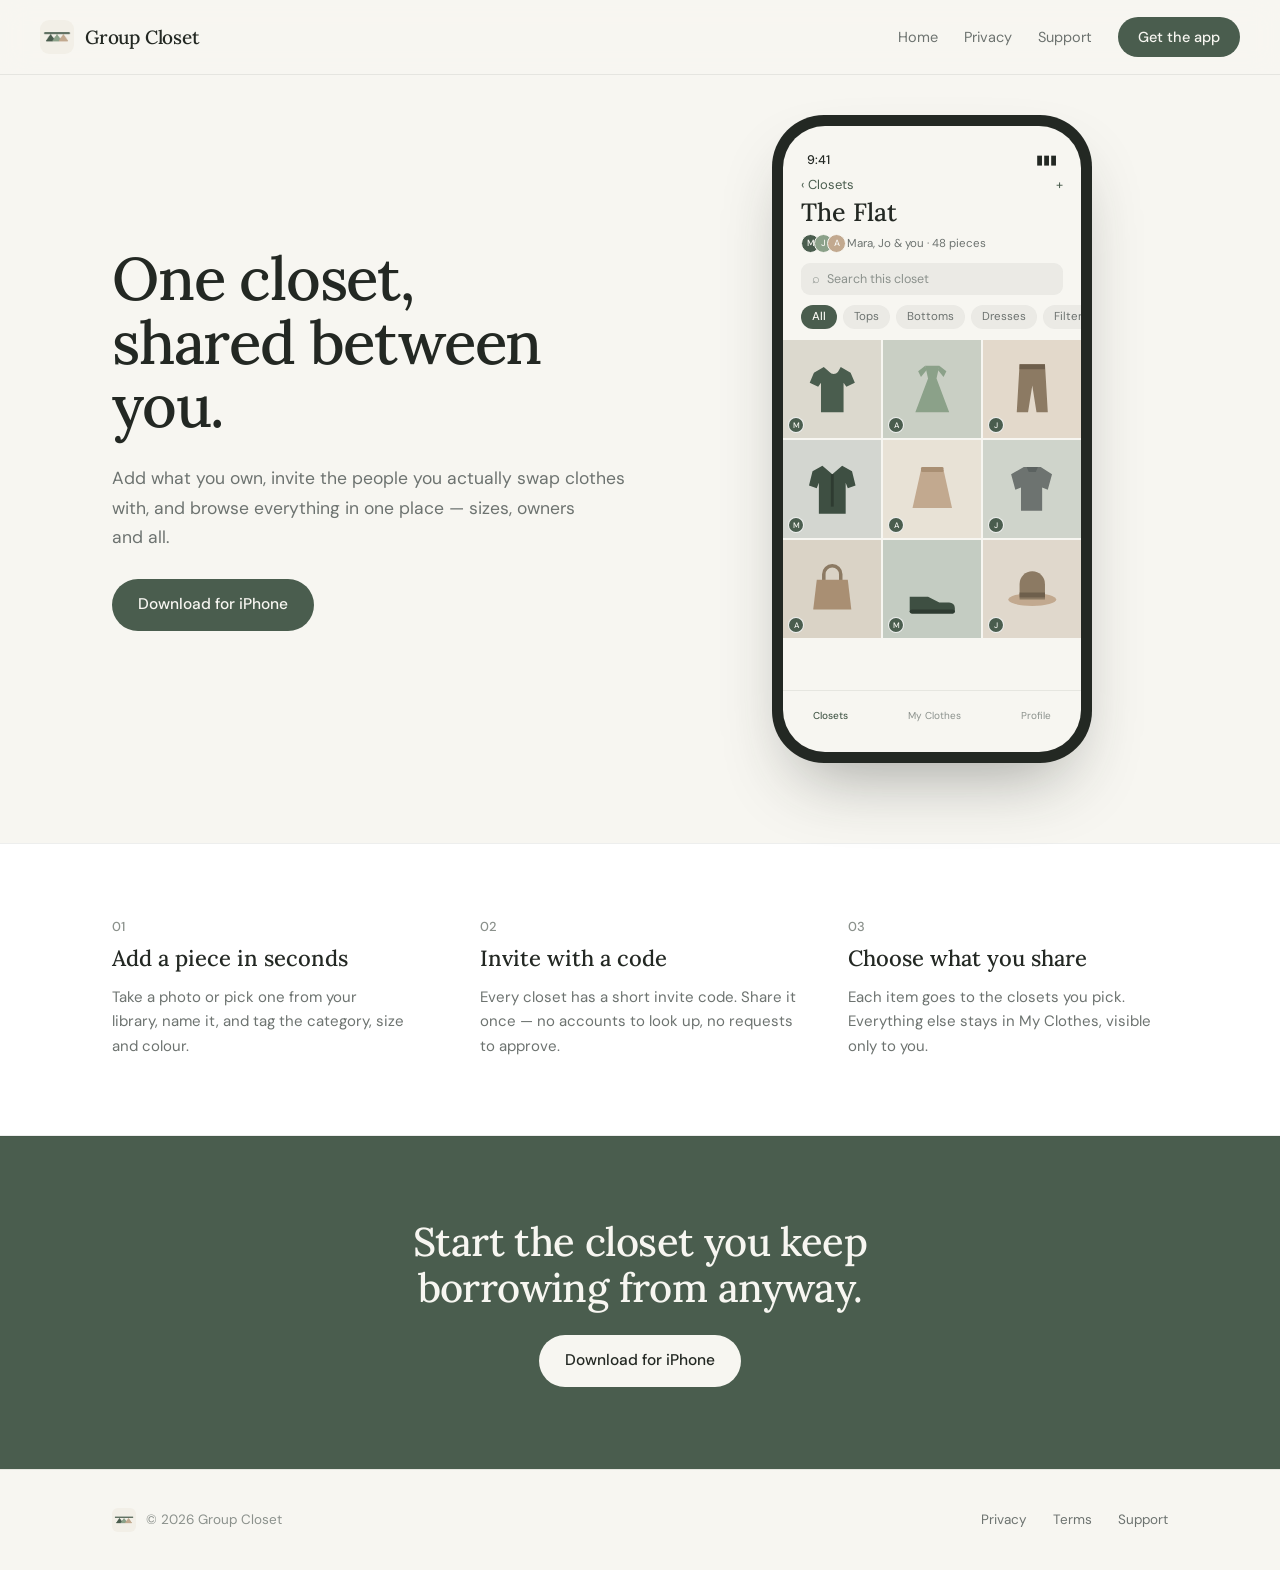
<file: web/index.html>
<!DOCTYPE html>
<html lang="en">
<head>
<meta charset="utf-8">
<meta name="viewport" content="width=device-width, initial-scale=1">
<title>Group Closet — One closet, shared between you</title>
<meta name="description" content="Group Closet is a private shared wardrobe for the people you actually swap clothes with. Add what you own, invite a few people, browse everything in one place.">
<link rel="icon" href="icon.png">
<link rel="apple-touch-icon" href="icon.png">
<link rel="preconnect" href="https://fonts.googleapis.com">
<link rel="preconnect" href="https://fonts.gstatic.com" crossorigin>
<link href="https://fonts.googleapis.com/css2?family=Lora:wght@400;500&family=DM+Sans:wght@400;500;700&display=swap" rel="stylesheet">
<link rel="stylesheet" href="style.css">
</head>
<body>

<header class="site-header">
  <div class="wrap">
    <a class="brand" href="index.html">
      <img src="icon.png" width="34" height="34" alt="Group Closet">
      <span>Group Closet</span>
    </a>
    <nav class="site-nav">
      <a href="index.html">Home</a>
      <a href="privacy.html">Privacy</a>
      <a href="support.html">Support</a>
      <a class="cta" href="#get">Get the app</a>
    </nav>
  </div>
</header>

<main>

<section class="hero">
  <div class="hero-copy">
    <h1>One closet,<br>shared between you.</h1>
    <p>Add what you own, invite the people you actually swap clothes with, and browse everything in one place — sizes, owners and all.</p>
    <div>
      <a class="btn" id="get" href="#get">Download for iPhone</a>
    </div>
  </div>

  <div class="phone">
    <div class="phone-screen">
      <div class="status"><span>9:41</span><span>▮▮▮</span></div>

      <div class="p-topbar"><span>‹ Closets</span><span>+</span></div>
      <div class="p-title">The Flat</div>
      <div class="p-meta">
        <span class="p-avatars">
          <i style="background:#4A5D4E">M</i>
          <i style="background:#8BA189">J</i>
          <i style="background:#C2A98F">A</i>
        </span>
        <span>Mara, Jo &amp; you · 48 pieces</span>
      </div>

      <div class="p-search"><span>⌕</span><span>Search this closet</span></div>

      <div class="p-chips">
        <span class="on">All</span><span>Tops</span><span>Bottoms</span><span>Dresses</span><span>Filter ⌄</span>
      </div>

      <div class="p-grid">
        <!-- T-shirt -->
        <div class="p-tile" style="background:#DCD9CE">
          <svg viewBox="0 0 100 100"><path fill="#4A5D4E" d="M38 20 24 28 18 42l12 6 4-6v42h32V42l4 6 12-6-6-14-14-8-4 7a8 8 0 0 1-12 0Z"/></svg>
          <b>M</b>
        </div>
        <!-- Dress -->
        <div class="p-tile" style="background:#C9CFC4">
          <svg viewBox="0 0 100 100"><path fill="#8BA189" d="M40 18h20l-4 18 18 48H26l18-48Z"/><path fill="#8BA189" d="M40 18 30 26l4 8 8-10Zm20 0 10 8-4 8-8-10Z"/></svg>
          <b>A</b>
        </div>
        <!-- Trousers -->
        <div class="p-tile" style="background:#E3D9CB">
          <svg viewBox="0 0 100 100"><path fill="#8C7A63" d="M32 16h36l4 68H56l-6-38-6 38H28Z"/><rect x="32" y="16" width="36" height="7" fill="#6E5F4C"/></svg>
          <b>J</b>
        </div>
        <!-- Coat -->
        <div class="p-tile" style="background:#D3D6D0">
          <svg viewBox="0 0 100 100"><path fill="#3E4F42" d="M36 18 22 26l-5 20 11 4 3-8v44h38V42l3 8 11-4-5-20-14-8-14 12Z"/><rect x="48" y="30" width="4" height="46" fill="#2E3B31"/></svg>
          <b>M</b>
        </div>
        <!-- Skirt -->
        <div class="p-tile" style="background:#E8E2D6">
          <svg viewBox="0 0 100 100"><path fill="#C2A98F" d="M34 24h32l12 54H22Z"/><rect x="34" y="20" width="32" height="7" rx="2" fill="#A98F73"/></svg>
          <b>A</b>
        </div>
        <!-- Sweater -->
        <div class="p-tile" style="background:#CFD4CB">
          <svg viewBox="0 0 100 100"><path fill="#6D7370" d="M38 20h24l16 10-6 22-8-3v33H34V49l-8 3-6-22Z"/><path fill="#5B6260" d="M42 20h16l-3 7h-10Z"/></svg>
          <b>J</b>
        </div>
        <!-- Bag -->
        <div class="p-tile" style="background:#DAD3C6">
          <svg viewBox="0 0 100 100"><path fill="none" stroke="#8C7A63" stroke-width="5" d="M38 40V30a12 12 0 0 1 24 0v10"/><path fill="#A98F73" d="M28 38h44l5 42H23Z"/></svg>
          <b>A</b>
        </div>
        <!-- Shoe -->
        <div class="p-tile" style="background:#C4CCC2">
          <svg viewBox="0 0 100 100"><path fill="#3E4F42" d="M18 62h26l16 8h14a8 8 0 0 1 8 8v6H18Z"/><rect x="18" y="80" width="64" height="6" rx="3" fill="#2E3B31"/></svg>
          <b>M</b>
        </div>
        <!-- Hat -->
        <div class="p-tile" style="background:#E0D8CC">
          <svg viewBox="0 0 100 100"><ellipse cx="50" cy="66" rx="34" ry="9" fill="#C2A98F"/><path fill="#8C7A63" d="M32 66V44a18 18 0 0 1 36 0v22Z"/><rect x="32" y="56" width="36" height="7" fill="#6E5F4C"/></svg>
          <b>J</b>
        </div>
      </div>

      <div class="p-tabs">
        <span class="on">Closets</span><span>My Clothes</span><span>Profile</span>
      </div>
    </div>
  </div>
</section>

<section class="features">
  <div class="wrap">
    <div class="feature">
      <span class="num">01</span>
      <h3>Add a piece in seconds</h3>
      <p>Take a photo or pick one from your library, name it, and tag the category, size and colour.</p>
    </div>
    <div class="feature">
      <span class="num">02</span>
      <h3>Invite with a code</h3>
      <p>Every closet has a short invite code. Share it once — no accounts to look up, no requests to approve.</p>
    </div>
    <div class="feature">
      <span class="num">03</span>
      <h3>Choose what you share</h3>
      <p>Each item goes to the closets you pick. Everything else stays in My Clothes, visible only to you.</p>
    </div>
  </div>
</section>

<section class="closing">
  <div class="wrap">
    <h2>Start the closet you keep borrowing from anyway.</h2>
    <a class="btn btn-light" href="#get">Download for iPhone</a>
  </div>
</section>

</main>

<footer class="site-footer">
  <div class="wrap">
    <div class="copy">
      <img src="icon.png" width="24" height="24" style="border-radius:6px" alt="">
      <span>© 2026 Group Closet</span>
    </div>
    <nav>
      <a href="privacy.html">Privacy</a>
      <a href="terms.html">Terms</a>
      <a href="support.html">Support</a>
    </nav>
  </div>
</footer>

</body>
</html>
</file>
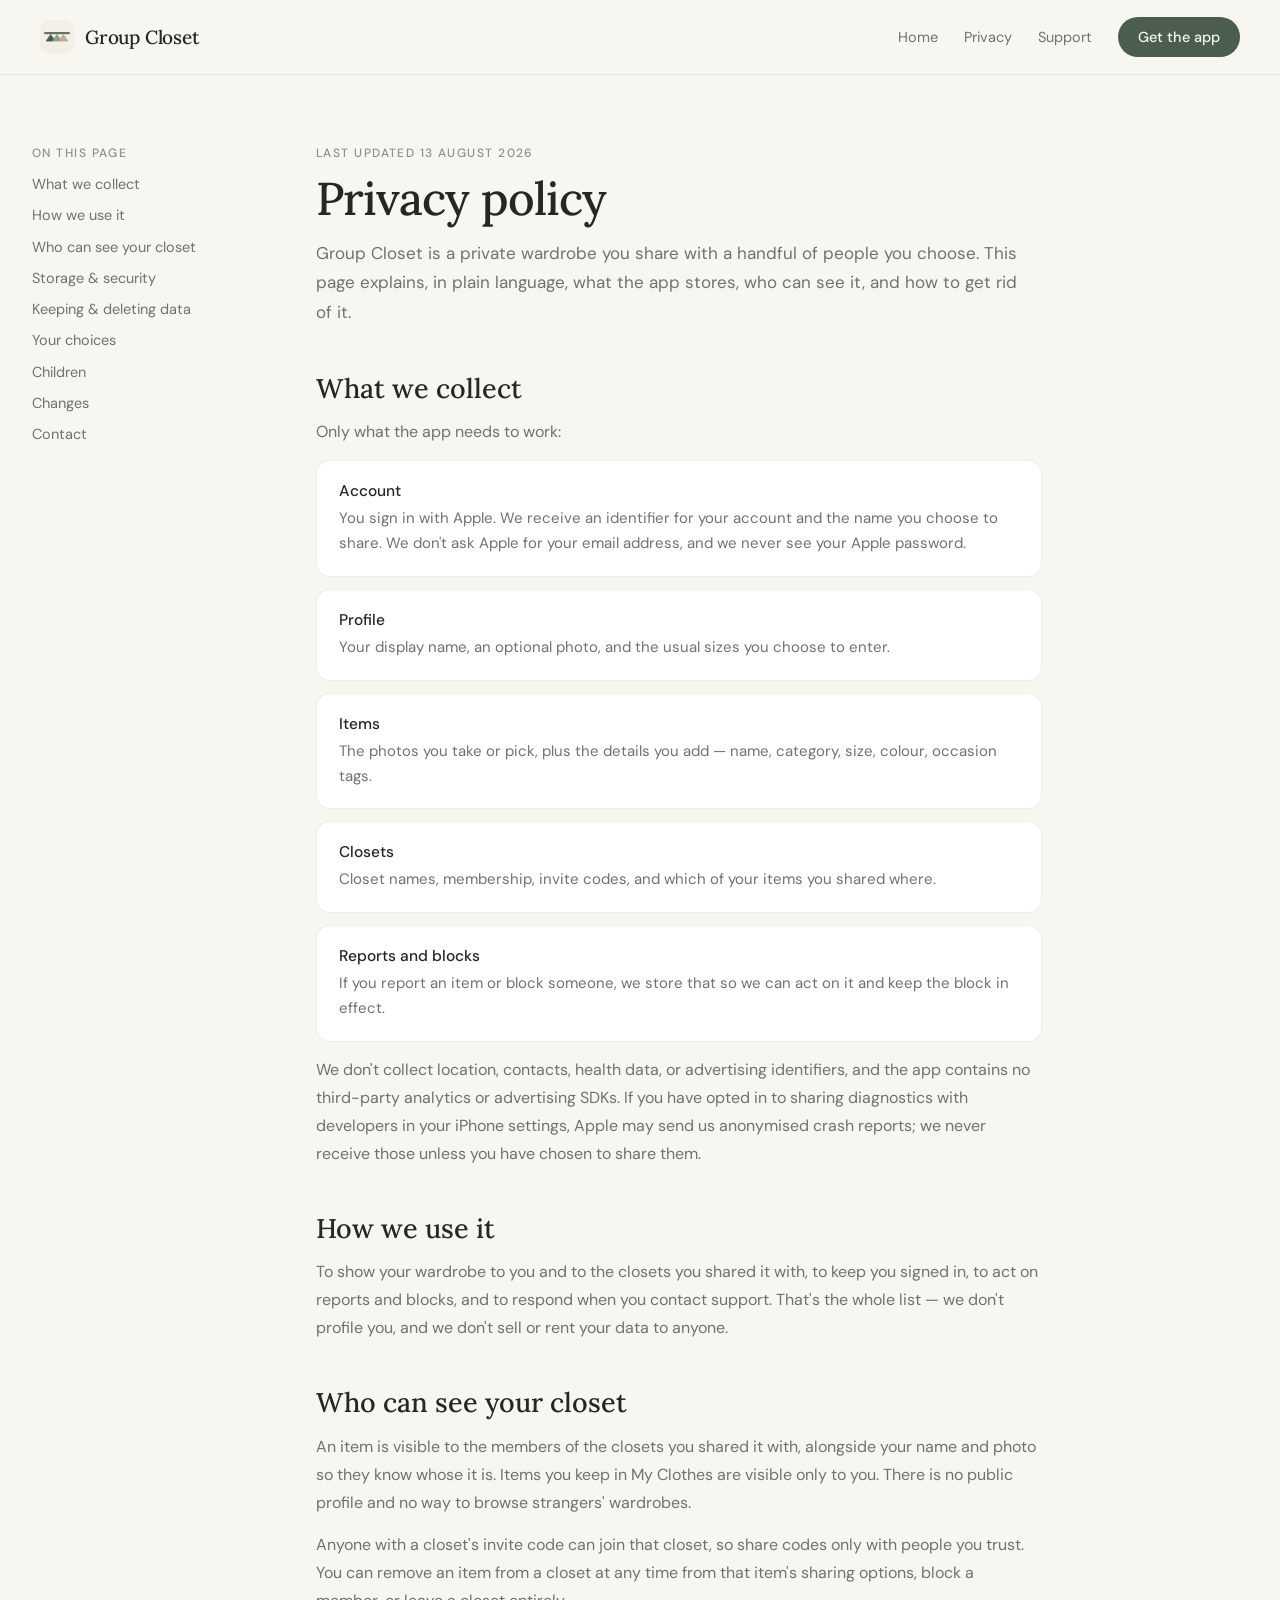
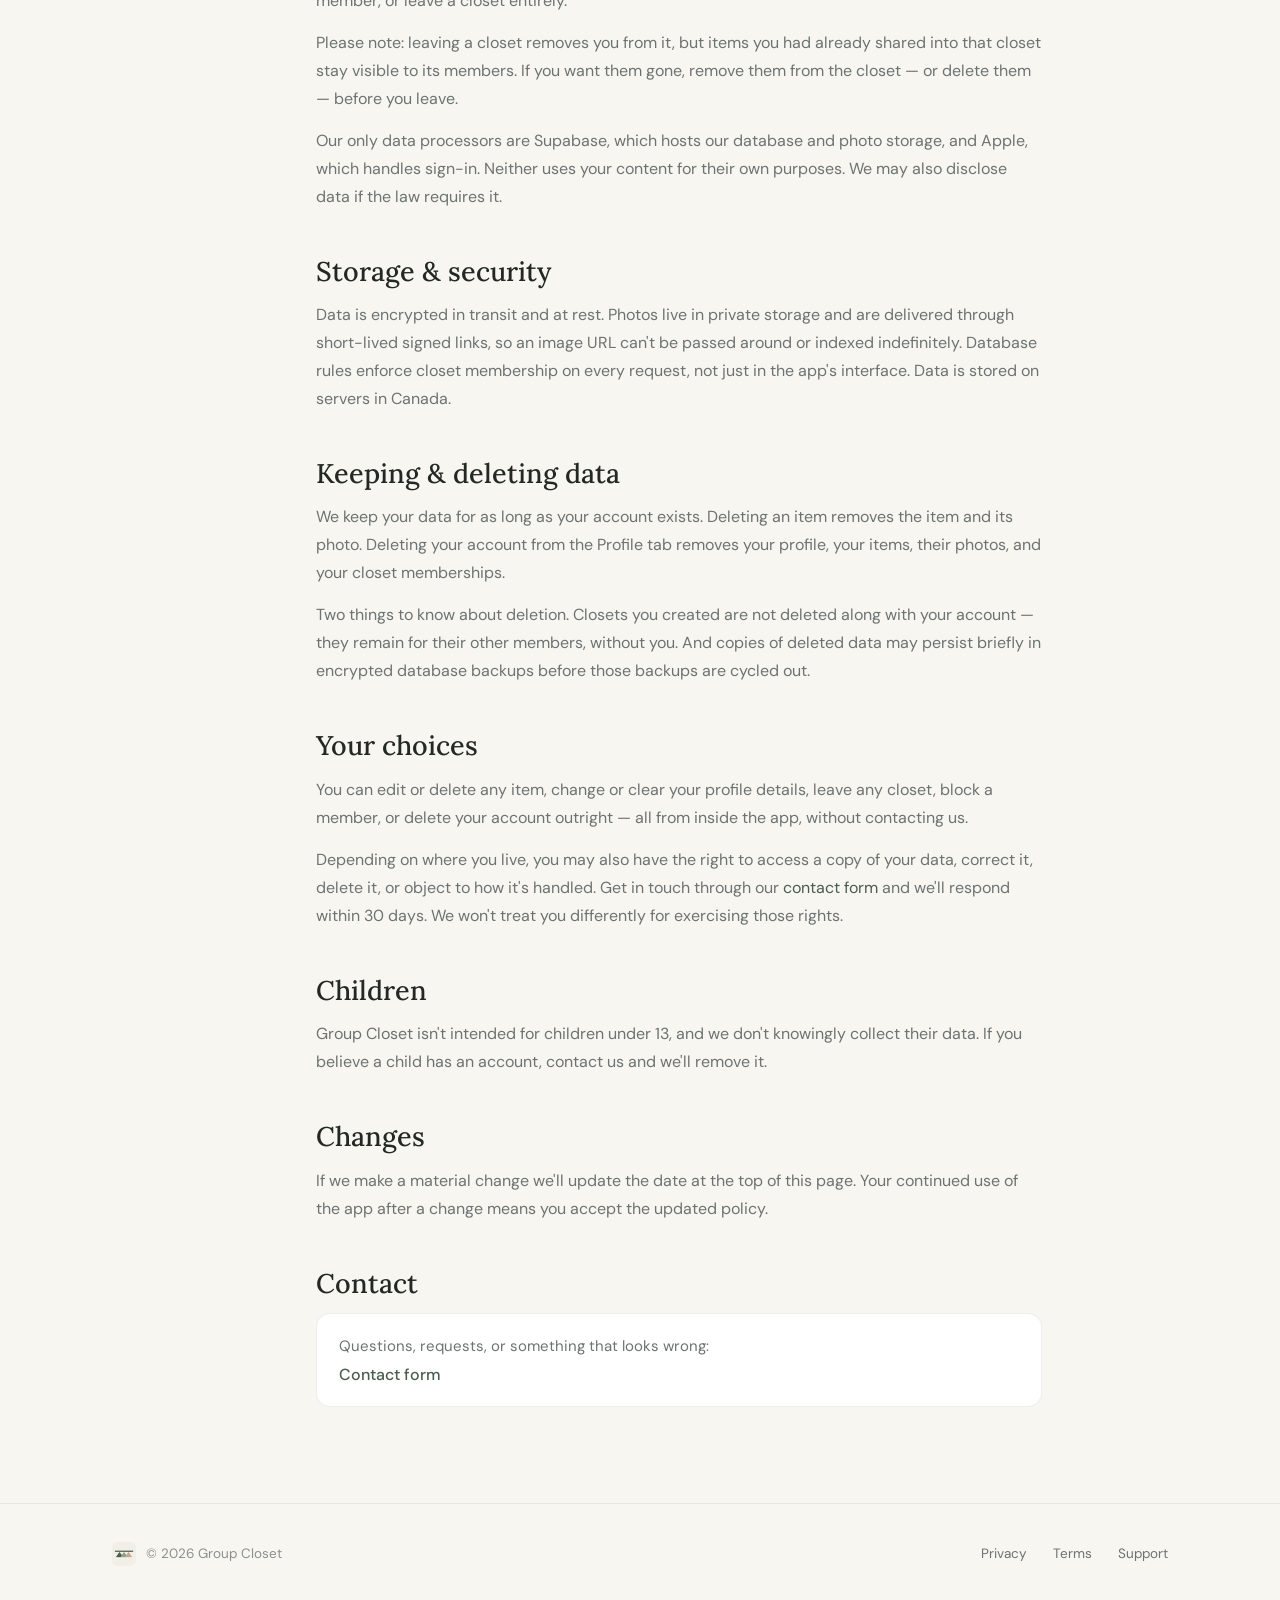
<file: web/privacy.html>
<!DOCTYPE html>
<html lang="en">
<head>
<meta charset="utf-8">
<meta name="viewport" content="width=device-width, initial-scale=1">
<title>Privacy Policy — Group Closet</title>
<meta name="description" content="What Group Closet stores, who can see it, and how to delete it.">
<link rel="icon" href="icon.png">
<link rel="preconnect" href="https://fonts.googleapis.com">
<link rel="preconnect" href="https://fonts.gstatic.com" crossorigin>
<link href="https://fonts.googleapis.com/css2?family=Lora:wght@400;500&family=DM+Sans:wght@400;500;700&display=swap" rel="stylesheet">
<link rel="stylesheet" href="style.css">
</head>
<body>

<header class="site-header">
  <div class="wrap">
    <a class="brand" href="index.html">
      <img src="icon.png" width="34" height="34" alt="Group Closet">
      <span>Group Closet</span>
    </a>
    <nav class="site-nav">
      <a href="index.html">Home</a>
      <a href="privacy.html">Privacy</a>
      <a href="support.html">Support</a>
      <a class="cta" href="index.html#get">Get the app</a>
    </nav>
  </div>
</header>

<main class="doc">

  <aside class="toc">
    <span class="label">On this page</span>
    <a href="#collect">What we collect</a>
    <a href="#use">How we use it</a>
    <a href="#sharing">Who can see your closet</a>
    <a href="#storage">Storage &amp; security</a>
    <a href="#retention">Keeping &amp; deleting data</a>
    <a href="#rights">Your choices</a>
    <a href="#children">Children</a>
    <a href="#changes">Changes</a>
    <a href="#contact">Contact</a>
  </aside>

  <article>

    <div style="display:flex;flex-direction:column;gap:14px">
      <span class="updated">Last updated 13 August 2026</span>
      <h1>Privacy policy</h1>
      <p class="lead">Group Closet is a private wardrobe you share with a handful of people you choose. This page explains, in plain language, what the app stores, who can see it, and how to get rid of it.</p>
    </div>

    <section id="collect">
      <h2>What we collect</h2>
      <p>Only what the app needs to work:</p>
      <div class="stack">
        <div class="card">
          <span class="k">Account</span>
          <span class="v">You sign in with Apple. We receive an identifier for your account and the name you choose to share. We don't ask Apple for your email address, and we never see your Apple password.</span>
        </div>
        <div class="card">
          <span class="k">Profile</span>
          <span class="v">Your display name, an optional photo, and the usual sizes you choose to enter.</span>
        </div>
        <div class="card">
          <span class="k">Items</span>
          <span class="v">The photos you take or pick, plus the details you add — name, category, size, colour, occasion tags.</span>
        </div>
        <div class="card">
          <span class="k">Closets</span>
          <span class="v">Closet names, membership, invite codes, and which of your items you shared where.</span>
        </div>
        <div class="card">
          <span class="k">Reports and blocks</span>
          <span class="v">If you report an item or block someone, we store that so we can act on it and keep the block in effect.</span>
        </div>
      </div>
      <p>We don't collect location, contacts, health data, or advertising identifiers, and the app contains no third-party analytics or advertising SDKs. If you have opted in to sharing diagnostics with developers in your iPhone settings, Apple may send us anonymised crash reports; we never receive those unless you have chosen to share them.</p>
    </section>

    <section id="use">
      <h2>How we use it</h2>
      <p>To show your wardrobe to you and to the closets you shared it with, to keep you signed in, to act on reports and blocks, and to respond when you contact support. That's the whole list — we don't profile you, and we don't sell or rent your data to anyone.</p>
    </section>

    <section id="sharing">
      <h2>Who can see your closet</h2>
      <p>An item is visible to the members of the closets you shared it with, alongside your name and photo so they know whose it is. Items you keep in My Clothes are visible only to you. There is no public profile and no way to browse strangers' wardrobes.</p>
      <p>Anyone with a closet's invite code can join that closet, so share codes only with people you trust. You can remove an item from a closet at any time from that item's sharing options, block a member, or leave a closet entirely.</p>
      <p>Please note: leaving a closet removes you from it, but items you had already shared into that closet stay visible to its members. If you want them gone, remove them from the closet — or delete them — before you leave.</p>
      <p>Our only data processors are Supabase, which hosts our database and photo storage, and Apple, which handles sign-in. Neither uses your content for their own purposes. We may also disclose data if the law requires it.</p>
    </section>

    <section id="storage">
      <h2>Storage &amp; security</h2>
      <p>Data is encrypted in transit and at rest. Photos live in private storage and are delivered through short-lived signed links, so an image URL can't be passed around or indexed indefinitely. Database rules enforce closet membership on every request, not just in the app's interface. Data is stored on servers in Canada.</p>
    </section>

    <section id="retention">
      <h2>Keeping &amp; deleting data</h2>
      <p>We keep your data for as long as your account exists. Deleting an item removes the item and its photo. Deleting your account from the Profile tab removes your profile, your items, their photos, and your closet memberships.</p>
      <p>Two things to know about deletion. Closets you created are not deleted along with your account — they remain for their other members, without you. And copies of deleted data may persist briefly in encrypted database backups before those backups are cycled out.</p>
    </section>

    <section id="rights">
      <h2>Your choices</h2>
      <p>You can edit or delete any item, change or clear your profile details, leave any closet, block a member, or delete your account outright — all from inside the app, without contacting us.</p>
      <p>Depending on where you live, you may also have the right to access a copy of your data, correct it, delete it, or object to how it's handled. Get in touch through our <a href="support.html">contact form</a> and we'll respond within 30 days. We won't treat you differently for exercising those rights.</p>
    </section>

    <section id="children">
      <h2>Children</h2>
      <p>Group Closet isn't intended for children under 13, and we don't knowingly collect their data. If you believe a child has an account, contact us and we'll remove it.</p>
    </section>

    <section id="changes">
      <h2>Changes</h2>
      <p>If we make a material change we'll update the date at the top of this page. Your continued use of the app after a change means you accept the updated policy.</p>
    </section>

    <section id="contact">
      <h2>Contact</h2>
      <div class="card">
        <span class="v">Questions, requests, or something that looks wrong:</span>
        <a href="https://forms.gle/xoBysq2yumbnKJGg7" target="_blank" rel="noopener noreferrer" style="font:500 16px/1.4 'DM Sans'">Contact form</a>
      </div>
    </section>

  </article>
</main>

<footer class="site-footer">
  <div class="wrap">
    <div class="copy">
      <img src="icon.png" width="24" height="24" style="border-radius:6px" alt="">
      <span>© 2026 Group Closet</span>
    </div>
    <nav>
      <a href="privacy.html">Privacy</a>
      <a href="terms.html">Terms</a>
      <a href="support.html">Support</a>
    </nav>
  </div>
</footer>

</body>
</html>
</file>
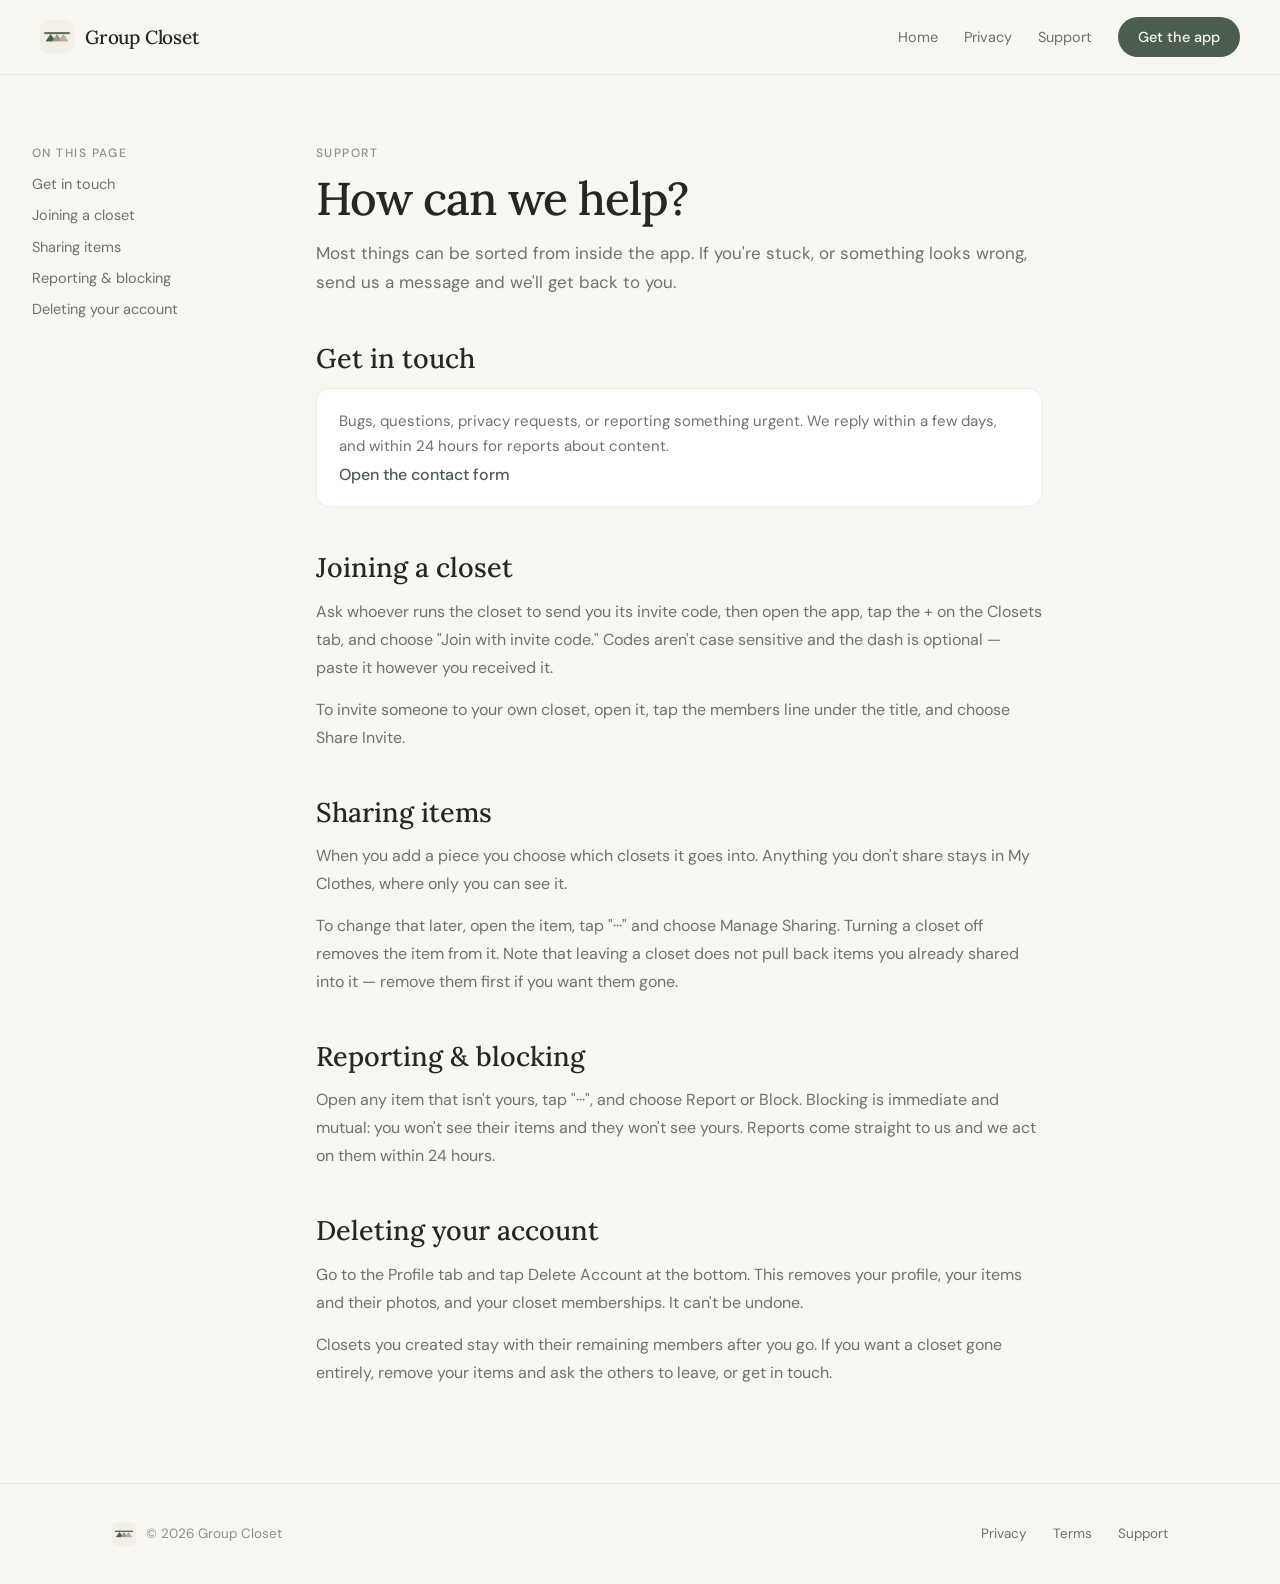
<file: web/support.html>
<!DOCTYPE html>
<html lang="en">
<head>
<meta charset="utf-8">
<meta name="viewport" content="width=device-width, initial-scale=1">
<title>Support — Group Closet</title>
<meta name="description" content="Help with Group Closet: joining closets, sharing items, reporting content, and deleting your account.">
<link rel="icon" href="icon.png">
<link rel="preconnect" href="https://fonts.googleapis.com">
<link rel="preconnect" href="https://fonts.gstatic.com" crossorigin>
<link href="https://fonts.googleapis.com/css2?family=Lora:wght@400;500&family=DM+Sans:wght@400;500;700&display=swap" rel="stylesheet">
<link rel="stylesheet" href="style.css">
</head>
<body>

<header class="site-header">
  <div class="wrap">
    <a class="brand" href="index.html">
      <img src="icon.png" width="34" height="34" alt="Group Closet">
      <span>Group Closet</span>
    </a>
    <nav class="site-nav">
      <a href="index.html">Home</a>
      <a href="privacy.html">Privacy</a>
      <a href="support.html">Support</a>
      <a class="cta" href="index.html#get">Get the app</a>
    </nav>
  </div>
</header>

<main class="doc">

  <aside class="toc">
    <span class="label">On this page</span>
    <a href="#contact">Get in touch</a>
    <a href="#join">Joining a closet</a>
    <a href="#sharing">Sharing items</a>
    <a href="#report">Reporting &amp; blocking</a>
    <a href="#delete">Deleting your account</a>
  </aside>

  <article>

    <div style="display:flex;flex-direction:column;gap:14px">
      <span class="updated">Support</span>
      <h1>How can we help?</h1>
      <p class="lead">Most things can be sorted from inside the app. If you're stuck, or something looks wrong, send us a message and we'll get back to you.</p>
    </div>

    <section id="contact">
      <h2>Get in touch</h2>
      <div class="card">
        <span class="v">Bugs, questions, privacy requests, or reporting something urgent. We reply within a few days, and within 24 hours for reports about content.</span>
        <a href="https://forms.gle/xoBysq2yumbnKJGg7" target="_blank" rel="noopener noreferrer" style="font:500 16px/1.4 'DM Sans'">Open the contact form</a>
      </div>
    </section>

    <section id="join">
      <h2>Joining a closet</h2>
      <p>Ask whoever runs the closet to send you its invite code, then open the app, tap the + on the Closets tab, and choose "Join with invite code." Codes aren't case sensitive and the dash is optional — paste it however you received it.</p>
      <p>To invite someone to your own closet, open it, tap the members line under the title, and choose Share Invite.</p>
    </section>

    <section id="sharing">
      <h2>Sharing items</h2>
      <p>When you add a piece you choose which closets it goes into. Anything you don't share stays in My Clothes, where only you can see it.</p>
      <p>To change that later, open the item, tap "···" and choose Manage Sharing. Turning a closet off removes the item from it. Note that leaving a closet does not pull back items you already shared into it — remove them first if you want them gone.</p>
    </section>

    <section id="report">
      <h2>Reporting &amp; blocking</h2>
      <p>Open any item that isn't yours, tap "···", and choose Report or Block. Blocking is immediate and mutual: you won't see their items and they won't see yours. Reports come straight to us and we act on them within 24 hours.</p>
    </section>

    <section id="delete">
      <h2>Deleting your account</h2>
      <p>Go to the Profile tab and tap Delete Account at the bottom. This removes your profile, your items and their photos, and your closet memberships. It can't be undone.</p>
      <p>Closets you created stay with their remaining members after you go. If you want a closet gone entirely, remove your items and ask the others to leave, or get in touch.</p>
    </section>

  </article>
</main>

<footer class="site-footer">
  <div class="wrap">
    <div class="copy">
      <img src="icon.png" width="24" height="24" style="border-radius:6px" alt="">
      <span>© 2026 Group Closet</span>
    </div>
    <nav>
      <a href="privacy.html">Privacy</a>
      <a href="terms.html">Terms</a>
      <a href="support.html">Support</a>
    </nav>
  </div>
</footer>

</body>
</html>
</file>
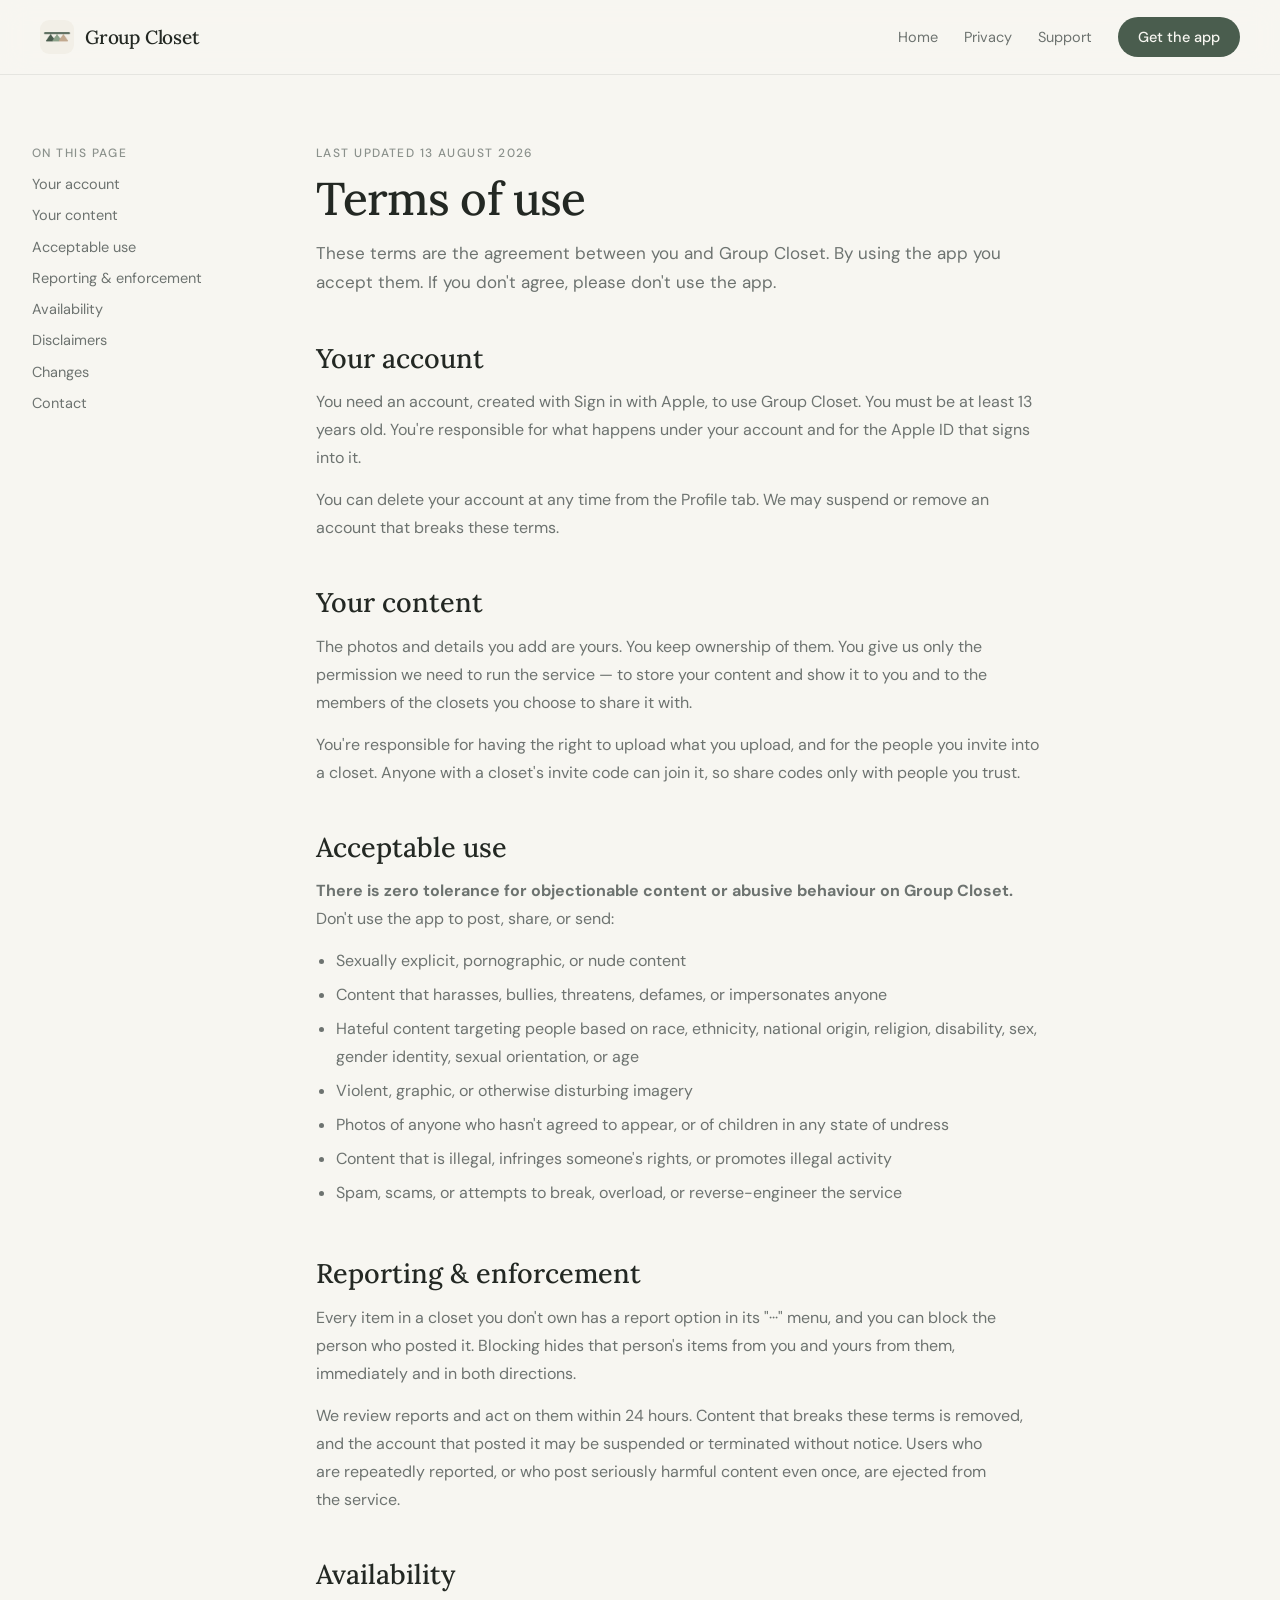
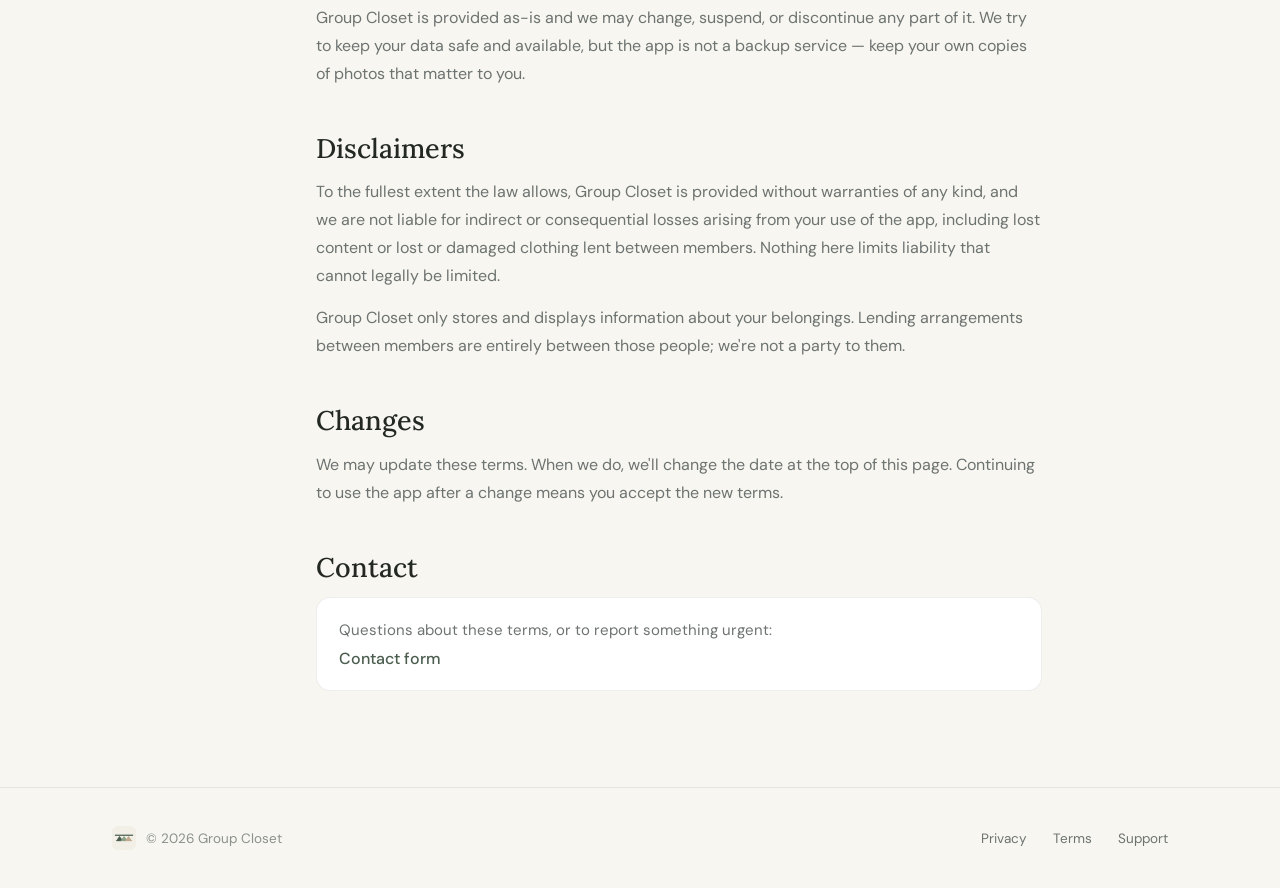
<file: web/terms.html>
<!DOCTYPE html>
<html lang="en">
<head>
<meta charset="utf-8">
<meta name="viewport" content="width=device-width, initial-scale=1">
<title>Terms of Use — Group Closet</title>
<meta name="description" content="The rules for using Group Closet, including our zero-tolerance policy for objectionable content.">
<link rel="icon" href="icon.png">
<link rel="preconnect" href="https://fonts.googleapis.com">
<link rel="preconnect" href="https://fonts.gstatic.com" crossorigin>
<link href="https://fonts.googleapis.com/css2?family=Lora:wght@400;500&family=DM+Sans:wght@400;500;700&display=swap" rel="stylesheet">
<link rel="stylesheet" href="style.css">
</head>
<body>

<header class="site-header">
  <div class="wrap">
    <a class="brand" href="index.html">
      <img src="icon.png" width="34" height="34" alt="Group Closet">
      <span>Group Closet</span>
    </a>
    <nav class="site-nav">
      <a href="index.html">Home</a>
      <a href="privacy.html">Privacy</a>
      <a href="support.html">Support</a>
      <a class="cta" href="index.html#get">Get the app</a>
    </nav>
  </div>
</header>

<main class="doc">

  <aside class="toc">
    <span class="label">On this page</span>
    <a href="#account">Your account</a>
    <a href="#content">Your content</a>
    <a href="#conduct">Acceptable use</a>
    <a href="#moderation">Reporting &amp; enforcement</a>
    <a href="#availability">Availability</a>
    <a href="#liability">Disclaimers</a>
    <a href="#changes">Changes</a>
    <a href="#contact">Contact</a>
  </aside>

  <article>

    <div style="display:flex;flex-direction:column;gap:14px">
      <span class="updated">Last updated 13 August 2026</span>
      <h1>Terms of use</h1>
      <p class="lead">These terms are the agreement between you and Group Closet. By using the app you accept them. If you don't agree, please don't use the app.</p>
    </div>

    <section id="account">
      <h2>Your account</h2>
      <p>You need an account, created with Sign in with Apple, to use Group Closet. You must be at least 13 years old. You're responsible for what happens under your account and for the Apple ID that signs into it.</p>
      <p>You can delete your account at any time from the Profile tab. We may suspend or remove an account that breaks these terms.</p>
    </section>

    <section id="content">
      <h2>Your content</h2>
      <p>The photos and details you add are yours. You keep ownership of them. You give us only the permission we need to run the service — to store your content and show it to you and to the members of the closets you choose to share it with.</p>
      <p>You're responsible for having the right to upload what you upload, and for the people you invite into a closet. Anyone with a closet's invite code can join it, so share codes only with people you trust.</p>
    </section>

    <section id="conduct">
      <h2>Acceptable use</h2>
      <p><strong>There is zero tolerance for objectionable content or abusive behaviour on Group Closet.</strong> Don't use the app to post, share, or send:</p>
      <ul>
        <li>Sexually explicit, pornographic, or nude content</li>
        <li>Content that harasses, bullies, threatens, defames, or impersonates anyone</li>
        <li>Hateful content targeting people based on race, ethnicity, national origin, religion, disability, sex, gender identity, sexual orientation, or age</li>
        <li>Violent, graphic, or otherwise disturbing imagery</li>
        <li>Photos of anyone who hasn't agreed to appear, or of children in any state of undress</li>
        <li>Content that is illegal, infringes someone's rights, or promotes illegal activity</li>
        <li>Spam, scams, or attempts to break, overload, or reverse-engineer the service</li>
      </ul>
    </section>

    <section id="moderation">
      <h2>Reporting &amp; enforcement</h2>
      <p>Every item in a closet you don't own has a report option in its "···" menu, and you can block the person who posted it. Blocking hides that person's items from you and yours from them, immediately and in both directions.</p>
      <p>We review reports and act on them within 24 hours. Content that breaks these terms is removed, and the account that posted it may be suspended or terminated without notice. Users who are repeatedly reported, or who post seriously harmful content even once, are ejected from the service.</p>
    </section>

    <section id="availability">
      <h2>Availability</h2>
      <p>Group Closet is provided as-is and we may change, suspend, or discontinue any part of it. We try to keep your data safe and available, but the app is not a backup service — keep your own copies of photos that matter to you.</p>
    </section>

    <section id="liability">
      <h2>Disclaimers</h2>
      <p>To the fullest extent the law allows, Group Closet is provided without warranties of any kind, and we are not liable for indirect or consequential losses arising from your use of the app, including lost content or lost or damaged clothing lent between members. Nothing here limits liability that cannot legally be limited.</p>
      <p>Group Closet only stores and displays information about your belongings. Lending arrangements between members are entirely between those people; we're not a party to them.</p>
    </section>

    <section id="changes">
      <h2>Changes</h2>
      <p>We may update these terms. When we do, we'll change the date at the top of this page. Continuing to use the app after a change means you accept the new terms.</p>
    </section>

    <section id="contact">
      <h2>Contact</h2>
      <div class="card">
        <span class="v">Questions about these terms, or to report something urgent:</span>
        <a href="https://forms.gle/xoBysq2yumbnKJGg7" target="_blank" rel="noopener noreferrer" style="font:500 16px/1.4 'DM Sans'">Contact form</a>
      </div>
    </section>

  </article>
</main>

<footer class="site-footer">
  <div class="wrap">
    <div class="copy">
      <img src="icon.png" width="24" height="24" style="border-radius:6px" alt="">
      <span>© 2026 Group Closet</span>
    </div>
    <nav>
      <a href="privacy.html">Privacy</a>
      <a href="terms.html">Terms</a>
      <a href="support.html">Support</a>
    </nav>
  </div>
</footer>

</body>
</html>
</file>
<file: web/style.css>
:root {
  --bone: #F7F6F1;
  --ink: #232823;
  --sage: #4A5D4E;
  --muted: #6D7370;
  --faint: #8B918C;
  --line: rgba(35, 40, 35, .08);
}

* { box-sizing: border-box; }

body {
  margin: 0;
  background: var(--bone);
  color: var(--ink);
  font-family: 'DM Sans', system-ui, -apple-system, sans-serif;
  -webkit-font-smoothing: antialiased;
}

a { color: var(--sage); text-decoration: none; }
a:hover { color: #3A4A3E; }

.wrap { max-width: 1120px; margin: 0 auto; padding: 0 32px; }

/* Header */
.site-header {
  position: sticky; top: 0; z-index: 20;
  background: rgba(247, 246, 241, .88);
  backdrop-filter: blur(14px);
  border-bottom: 1px solid var(--line);
}
/* Full-bleed so the wordmark sits near the left edge and the CTA near the
   right, rather than tucked into the 1120px content column. */
.site-header .wrap {
  max-width: none; padding: 0 40px;
  height: 74px; display: flex; align-items: center; justify-content: space-between; gap: 16px;
}
.brand { display: flex; align-items: center; gap: 11px; }
.brand img { border-radius: 9px; display: block; }
.brand span { font: 500 19px/1 'Lora', serif; letter-spacing: -.01em; color: var(--ink); }
.site-nav { display: flex; align-items: center; gap: 26px; }
.site-nav a { font: 400 14.5px/1 'DM Sans'; color: var(--muted); }
.site-nav a.cta {
  display: inline-flex; align-items: center; height: 40px; padding: 0 20px;
  border-radius: 20px; background: var(--sage); color: var(--bone); font-weight: 500;
}

/* Hero */
.hero {
  display: grid; grid-template-columns: 1.05fr .95fr; gap: 64px; align-items: center;
  padding: 40px 32px 80px; max-width: 1120px; margin: 0 auto;
}
.hero h1 { margin: 0; font: 500 60px/1.06 'Lora', serif; letter-spacing: -.02em; text-wrap: balance; }
.hero p { margin: 0; max-width: 44ch; font: 400 17.5px/1.7 'DM Sans'; color: var(--muted); text-wrap: pretty; }
.hero-copy { display: flex; flex-direction: column; gap: 26px; }
.btn {
  display: inline-flex; align-items: center; height: 52px; padding: 0 26px;
  border-radius: 26px; background: var(--sage); color: var(--bone);
  font: 500 15.5px/1 'DM Sans';
}
.btn:hover { color: var(--bone); background: #3A4A3E; }
.btn-light { background: var(--bone); color: var(--ink); }
.btn-light:hover { background: #fff; color: var(--ink); }

/* Feature row */
.features { border-top: 1px solid var(--line); border-bottom: 1px solid var(--line); background: #fff; }
.features .wrap { padding: 76px 32px; display: grid; grid-template-columns: repeat(3, 1fr); gap: 48px; }
.feature { display: flex; flex-direction: column; gap: 12px; }
.feature .num { font: 500 13px/1 'DM Sans'; color: var(--faint); }
.feature h3 { margin: 0; font: 500 22px/1.25 'Lora', serif; }
.feature p { margin: 0; font: 400 15px/1.65 'DM Sans'; color: var(--muted); text-wrap: pretty; }

/* Closing band */
.closing { border-top: 1px solid var(--line); background: var(--sage); }
.closing .wrap {
  padding: 82px 32px; display: flex; flex-direction: column; align-items: center; gap: 24px; text-align: center;
}
.closing h2 {
  margin: 0; font: 500 40px/1.15 'Lora', serif; color: var(--bone);
  letter-spacing: -.015em; max-width: 20ch; text-wrap: balance;
}

/* Phone mock */
.phone {
  justify-self: center; width: 320px; height: 648px; border-radius: 52px;
  background: var(--ink); padding: 11px; box-shadow: 0 34px 70px -26px rgba(35, 40, 35, .42);
}
.phone-screen {
  width: 100%; height: 100%; border-radius: 42px; background: var(--bone);
  overflow: hidden; display: flex; flex-direction: column;
}
.status {
  height: 44px; display: flex; align-items: flex-end; justify-content: space-between;
  padding: 0 24px 4px; font: 500 12.5px/1 'DM Sans';
}
.p-topbar {
  display: flex; align-items: center; justify-content: space-between;
  padding: 8px 18px 2px; font: 400 13px/1 'DM Sans'; color: var(--sage);
}
.p-title { padding: 4px 18px 0; font: 500 25px/1.2 'Lora', serif; }
.p-meta { display: flex; align-items: center; gap: 7px; padding: 7px 18px 10px; }
.p-avatars { display: flex; }
.p-avatars i {
  width: 19px; height: 19px; border-radius: 50%; border: 1.5px solid var(--bone);
  margin-right: -6px; display: inline-flex; align-items: center; justify-content: center;
  font: 500 9px/1 'DM Sans'; color: var(--bone); font-style: normal;
}
.p-meta span { font: 400 11.5px/1 'DM Sans'; color: var(--muted); }
.p-search {
  margin: 0 18px 10px; height: 32px; border-radius: 9px; background: rgba(35, 40, 35, .06);
  display: flex; align-items: center; padding: 0 11px; gap: 7px;
  font: 400 12.5px/1 'DM Sans'; color: var(--faint);
}
.p-chips { display: flex; gap: 6px; padding: 0 18px 11px; }
.p-chips span {
  padding: 6px 11px; border-radius: 100px; background: rgba(35, 40, 35, .06);
  color: var(--muted); font: 400 11.5px/1 'DM Sans'; white-space: nowrap;
}
.p-chips span.on { background: var(--sage); color: var(--bone); font-weight: 500; }
.p-grid { flex: 1; display: grid; grid-template-columns: repeat(3, 1fr); gap: 2px; align-content: start; }
.p-tile {
  aspect-ratio: 1; position: relative;
  display: flex; align-items: center; justify-content: center;
}
.p-tile svg { width: 72%; height: 72%; display: block; }
.p-tile b {
  position: absolute; left: 5px; bottom: 5px; width: 16px; height: 16px; border-radius: 50%;
  background: var(--sage); border: 1.5px solid rgba(255, 255, 255, .9);
  display: flex; align-items: center; justify-content: center;
  font: 500 8px/1 'DM Sans'; color: var(--bone);
}
.p-tabs {
  height: 62px; border-top: 1px solid var(--line); display: flex;
  align-items: center; justify-content: space-around; padding-bottom: 12px;
}
.p-tabs span { font: 400 10px/1 'DM Sans'; color: var(--faint); }
.p-tabs span.on { color: var(--sage); font-weight: 500; }

/* Document pages */
.doc { display: grid; grid-template-columns: 220px 1fr; gap: 64px; align-items: start; padding: 72px 32px 96px; }
.toc { position: sticky; top: 106px; display: flex; flex-direction: column; gap: 11px; }
.toc .label {
  font: 500 12px/1 'DM Sans'; letter-spacing: .12em; text-transform: uppercase;
  color: var(--faint); margin-bottom: 4px;
}
.toc a { font: 400 14.5px/1.4 'DM Sans'; color: var(--muted); }
.doc article { max-width: 66ch; display: flex; flex-direction: column; gap: 44px; }
.doc .updated {
  font: 500 12px/1 'DM Sans'; letter-spacing: .12em; text-transform: uppercase; color: var(--faint);
}
.doc h1 { margin: 0; font: 500 46px/1.12 'Lora', serif; letter-spacing: -.02em; }
.doc h2 { margin: 0; font: 500 27px/1.2 'Lora', serif; }
.doc section { display: flex; flex-direction: column; gap: 14px; scroll-margin-top: 110px; }
.doc p { margin: 0; font: 400 16px/1.75 'DM Sans'; color: var(--muted); text-wrap: pretty; }
.doc .lead { font-size: 17px; }
.doc ul { margin: 0; padding-left: 20px; font: 400 16px/1.75 'DM Sans'; color: var(--muted); }
.doc li { margin-bottom: 6px; }
.card {
  background: #fff; border: 1px solid var(--line); border-radius: 14px;
  padding: 20px 22px; display: flex; flex-direction: column; gap: 5px;
}
.card .k { font: 500 15.5px/1.3 'DM Sans'; color: var(--ink); }
.card .v { font: 400 15px/1.65 'DM Sans'; color: var(--muted); }
.stack { display: flex; flex-direction: column; gap: 12px; }

/* Footer */
.site-footer { border-top: 1px solid var(--line); }
.site-footer .wrap {
  padding: 38px 32px; display: flex; align-items: center; justify-content: space-between;
  gap: 24px; flex-wrap: wrap;
}
.site-footer .copy { display: flex; align-items: center; gap: 10px; font: 400 13.5px/1 'DM Sans'; color: var(--faint); }
.site-footer nav { display: flex; align-items: center; gap: 26px; }
.site-footer nav a { font: 400 13.5px/1 'DM Sans'; color: var(--muted); }

@media (max-width: 900px) {
  .hero { grid-template-columns: 1fr; gap: 48px; padding: 56px 24px 64px; }
  .hero h1 { font-size: 42px; }
  .features .wrap { grid-template-columns: 1fr; gap: 36px; padding: 56px 24px; }
  .doc { grid-template-columns: 1fr; gap: 32px; padding: 48px 24px 72px; }
  .toc { position: static; }
  .doc h1 { font-size: 36px; }
  .wrap { padding: 0 24px; }
  .site-nav { gap: 16px; }
  .site-nav a.cta { padding: 0 15px; }
  .closing h2 { font-size: 30px; }
}
</file>
